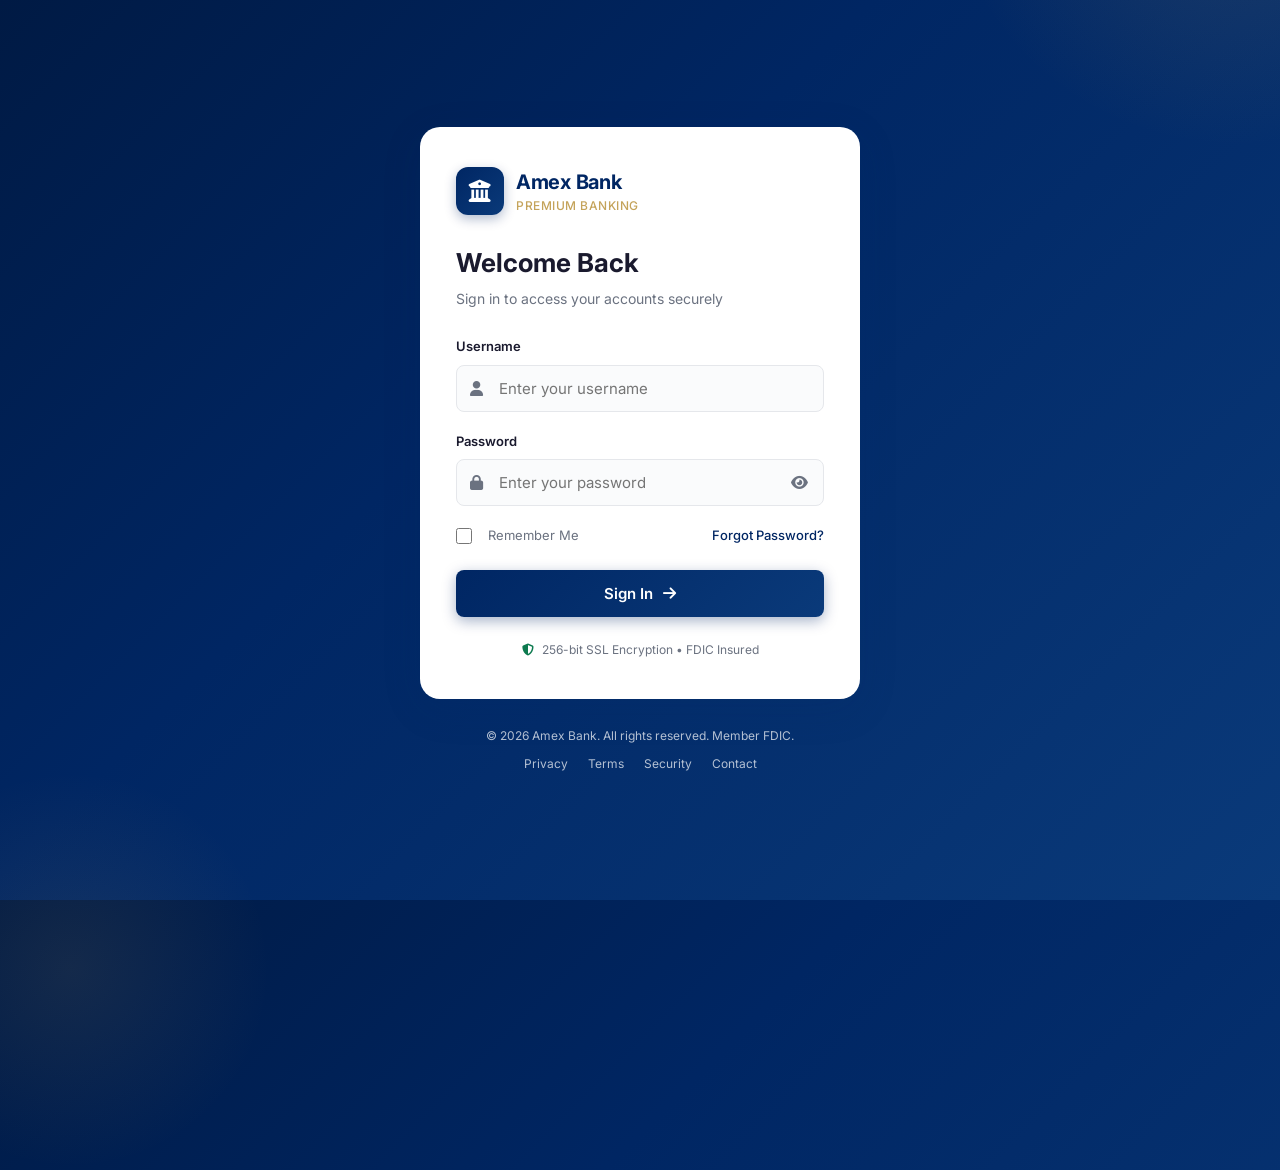
<file: index.html>
<!DOCTYPE html>
<html lang="en">
<head>
  <meta charset="UTF-8">
  <meta name="viewport" content="width=device-width, initial-scale=1.0">
  <title>Amex Bank | Secure Login</title>
  <link rel="stylesheet" href="styles.css">
  <link rel="preconnect" href="https://fonts.googleapis.com">
  <link rel="preconnect" href="https://fonts.gstatic.com" crossorigin>
  <link href="https://fonts.googleapis.com/css2?family=Inter:wght@300;400;500;600;700&display=swap" rel="stylesheet">
  <link rel="stylesheet" href="https://cdnjs.cloudflare.com/ajax/libs/font-awesome/6.5.1/css/all.min.css">
</head>
<body class="login-page">
  <div class="login-container">
    <div class="login-card">
      <div class="login-header">
        <div class="logo">
          <div class="logo-icon">
            <i class="fas fa-university"></i>
          </div>
          <div class="logo-text">
            <span class="bank-name">Amex Bank</span>
            <span class="bank-tagline">Premium Banking</span>
          </div>
        </div>
      </div>

      <h1 class="login-title">Welcome Back</h1>
      <p class="login-subtitle">Sign in to access your accounts securely</p>

      <form id="loginForm" class="login-form">
        <div class="form-group">
          <label for="username">Username</label>
          <div class="input-wrapper">
            <i class="fas fa-user input-icon"></i>
            <input type="text" id="username" name="username" placeholder="Enter your username" required autocomplete="username">
          </div>
        </div>

        <div class="form-group">
          <label for="password">Password</label>
          <div class="input-wrapper">
            <i class="fas fa-lock input-icon"></i>
            <input type="password" id="password" name="password" placeholder="Enter your password" required autocomplete="current-password">
            <button type="button" class="toggle-password" id="togglePassword" aria-label="Show password">
              <i class="fas fa-eye"></i>
            </button>
          </div>
        </div>

        <div class="form-options">
          <label class="checkbox-label">
            <input type="checkbox" id="rememberMe" name="remember">
            <span class="checkmark"></span>
            Remember Me
          </label>
          <a href="#" class="forgot-link" id="forgotPassword">Forgot Password?</a>
        </div>

        <button type="submit" class="login-btn" id="loginBtn">
          <span class="btn-text">Sign In</span>
          <i class="fas fa-arrow-right"></i>
        </button>
      </form>

      <div class="security-badge">
        <i class="fas fa-shield-alt"></i>
        <span>256-bit SSL Encryption • FDIC Insured</span>
      </div>

      <div id="loginError" class="error-message" style="display: none;">
        <i class="fas fa-exclamation-circle"></i>
        <span>Invalid username or password. Please try again.</span>
      </div>
    </div>

    <div class="login-footer">
      <p>&copy; 2026 Amex Bank. All rights reserved. Member FDIC.</p>
      <div class="footer-links">
        <a href="#">Privacy</a>
        <a href="#">Terms</a>
        <a href="#">Security</a>
        <a href="#">Contact</a>
      </div>
    </div>
  </div>

  <script src="script.js"></script>
</body>
</html>
</file>
<file: styles.css>
/* ========================================
   Amex Bank — Premium Banking Styles
   ======================================== */

:root {
  --primary: #002663;
  --primary-dark: #001a44;
  --primary-light: #0a3a7a;
  --accent: #c4a35a;
  --accent-light: #d4b76a;
  --accent-dark: #a88b3d;
  --success: #0d7a4f;
  --danger: #b91c1c;
  --warning: #b45309;
  --bg: #f5f7fa;
  --bg-card: #ffffff;
  --text: #1a1a2e;
  --text-muted: #6b7280;
  --border: #e5e7eb;
  --shadow: 0 4px 20px rgba(0, 38, 99, 0.08);
  --shadow-lg: 0 10px 40px rgba(0, 38, 99, 0.12);
  --radius: 12px;
  --radius-sm: 8px;
  --transition: all 0.25s ease;
  --sidebar-width: 260px;
}

* {
  margin: 0;
  padding: 0;
  box-sizing: border-box;
}

body {
  font-family: 'Inter', -apple-system, BlinkMacSystemFont, 'Segoe UI', Roboto, sans-serif;
  background: var(--bg);
  color: var(--text);
  line-height: 1.5;
  -webkit-font-smoothing: antialiased;
}

a {
  text-decoration: none;
  color: inherit;
}

button {
  font-family: inherit;
  cursor: pointer;
  border: none;
  outline: none;
}

input, select {
  font-family: inherit;
}

/* ========== LOGIN PAGE ========== */
.login-page {
  min-height: 100vh;
  display: flex;
  align-items: center;
  justify-content: center;
  background: linear-gradient(135deg, #001a44 0%, #002663 40%, #0a3a7a 100%);
  padding: 20px;
  position: relative;
  overflow: hidden;
}

.login-page::before {
  content: '';
  position: absolute;
  top: -50%;
  right: -20%;
  width: 600px;
  height: 600px;
  background: radial-gradient(circle, rgba(196, 163, 90, 0.15) 0%, transparent 70%);
  border-radius: 50%;
}

.login-page::after {
  content: '';
  position: absolute;
  bottom: -30%;
  left: -10%;
  width: 400px;
  height: 400px;
  background: radial-gradient(circle, rgba(196, 163, 90, 0.1) 0%, transparent 70%);
  border-radius: 50%;
}

.login-container {
  width: 100%;
  max-width: 440px;
  position: relative;
  z-index: 1;
}

.login-card {
  background: var(--bg-card);
  border-radius: 20px;
  padding: 40px 36px;
  box-shadow: var(--shadow-lg);
  animation: fadeInUp 0.5s ease;
}

@keyframes fadeInUp {
  from {
    opacity: 0;
    transform: translateY(20px);
  }
  to {
    opacity: 1;
    transform: translateY(0);
  }
}

.login-header {
  margin-bottom: 28px;
}

.logo {
  display: flex;
  align-items: center;
  gap: 12px;
}

.logo-icon {
  width: 48px;
  height: 48px;
  background: linear-gradient(135deg, var(--primary) 0%, var(--primary-light) 100%);
  border-radius: 12px;
  display: flex;
  align-items: center;
  justify-content: center;
  color: white;
  font-size: 22px;
  box-shadow: 0 4px 12px rgba(0, 38, 99, 0.3);
}

.logo-text {
  display: flex;
  flex-direction: column;
}

.bank-name {
  font-size: 20px;
  font-weight: 700;
  color: var(--primary);
  letter-spacing: -0.3px;
}

.bank-tagline {
  font-size: 12px;
  color: var(--accent);
  font-weight: 500;
  letter-spacing: 0.5px;
  text-transform: uppercase;
}

.login-title {
  font-size: 26px;
  font-weight: 700;
  color: var(--text);
  margin-bottom: 6px;
}

.login-subtitle {
  font-size: 14px;
  color: var(--text-muted);
  margin-bottom: 28px;
}

.form-group {
  margin-bottom: 20px;
}

.form-group label {
  display: block;
  font-size: 13px;
  font-weight: 600;
  color: var(--text);
  margin-bottom: 8px;
}

.input-wrapper {
  position: relative;
  display: flex;
  align-items: center;
}

.input-icon {
  position: absolute;
  left: 14px;
  color: var(--text-muted);
  font-size: 15px;
  pointer-events: none;
}

.input-wrapper input {
  width: 100%;
  padding: 13px 44px 13px 42px;
  border: 1.5px solid var(--border);
  border-radius: var(--radius-sm);
  font-size: 15px;
  color: var(--text);
  background: #fafbfc;
  transition: var(--transition);
}

.input-wrapper input:focus {
  outline: none;
  border-color: var(--primary);
  background: white;
  box-shadow: 0 0 0 3px rgba(0, 38, 99, 0.1);
}

.toggle-password {
  position: absolute;
  right: 12px;
  background: none;
  color: var(--text-muted);
  font-size: 15px;
  padding: 4px;
  transition: var(--transition);
}

.toggle-password:hover {
  color: var(--primary);
}

.form-options {
  display: flex;
  align-items: center;
  justify-content: space-between;
  margin-bottom: 24px;
  font-size: 13px;
}

.checkbox-label {
  display: flex;
  align-items: center;
  gap: 8px;
  cursor: pointer;
  color: var(--text-muted);
  user-select: none;
}

.checkbox-label input {
  width: 16px;
  height: 16px;
  accent-color: var(--primary);
  cursor: pointer;
}

.forgot-link {
  color: var(--primary);
  font-weight: 500;
  transition: var(--transition);
}

.forgot-link:hover {
  color: var(--accent);
}

.login-btn {
  width: 100%;
  padding: 14px 24px;
  background: linear-gradient(135deg, var(--primary) 0%, var(--primary-light) 100%);
  color: white;
  border-radius: var(--radius-sm);
  font-size: 15px;
  font-weight: 600;
  display: flex;
  align-items: center;
  justify-content: center;
  gap: 10px;
  transition: var(--transition);
  box-shadow: 0 4px 14px rgba(0, 38, 99, 0.35);
}

.login-btn:hover {
  transform: translateY(-1px);
  box-shadow: 0 6px 20px rgba(0, 38, 99, 0.4);
  background: linear-gradient(135deg, var(--primary-dark) 0%, var(--primary) 100%);
}

.login-btn:active {
  transform: translateY(0);
}

.login-btn.loading {
  pointer-events: none;
  opacity: 0.85;
}

.security-badge {
  display: flex;
  align-items: center;
  justify-content: center;
  gap: 8px;
  margin-top: 24px;
  font-size: 12px;
  color: var(--text-muted);
}

.security-badge i {
  color: var(--success);
}

.error-message {
  margin-top: 16px;
  padding: 12px 16px;
  background: #fef2f2;
  border: 1px solid #fecaca;
  border-radius: var(--radius-sm);
  color: var(--danger);
  font-size: 13px;
  display: flex;
  align-items: center;
  gap: 8px;
  animation: shake 0.4s ease;
}

@keyframes shake {
  0%, 100% { transform: translateX(0); }
  20%, 60% { transform: translateX(-6px); }
  40%, 80% { transform: translateX(6px); }
}

.login-footer {
  text-align: center;
  margin-top: 28px;
  color: rgba(255, 255, 255, 0.7);
  font-size: 12px;
}

.login-footer p {
  margin-bottom: 10px;
}

.footer-links {
  display: flex;
  justify-content: center;
  gap: 20px;
}

.footer-links a {
  color: rgba(255, 255, 255, 0.7);
  transition: var(--transition);
}

.footer-links a:hover {
  color: var(--accent);
}

/* ========== DASHBOARD ========== */
.dashboard-page {
  display: flex;
  min-height: 100vh;
  background: var(--bg);
}

/* Sidebar */
.sidebar {
  width: var(--sidebar-width);
  background: var(--primary);
  color: white;
  display: flex;
  flex-direction: column;
  position: fixed;
  top: 0;
  left: 0;
  height: 100vh;
  z-index: 1000;
  transition: transform 0.3s ease;
}

.sidebar-header {
  padding: 24px 20px;
  display: flex;
  align-items: center;
  justify-content: space-between;
  border-bottom: 1px solid rgba(255, 255, 255, 0.1);
}

.sidebar .logo-icon {
  width: 40px;
  height: 40px;
  font-size: 18px;
  background: rgba(255, 255, 255, 0.15);
  box-shadow: none;
}

.sidebar .bank-name {
  color: white;
  font-size: 18px;
}

.sidebar .bank-tagline {
  color: var(--accent);
  font-size: 10px;
}

.close-sidebar {
  display: none;
  background: none;
  color: white;
  font-size: 20px;
  padding: 4px;
}

.sidebar-nav {
  flex: 1;
  padding: 20px 12px;
  display: flex;
  flex-direction: column;
  gap: 4px;
  overflow-y: auto;
}

.nav-item {
  display: flex;
  align-items: center;
  gap: 12px;
  padding: 12px 16px;
  border-radius: var(--radius-sm);
  font-size: 14px;
  font-weight: 500;
  color: rgba(255, 255, 255, 0.75);
  transition: var(--transition);
}

.nav-item i {
  width: 20px;
  text-align: center;
  font-size: 16px;
}

.nav-item:hover {
  background: rgba(255, 255, 255, 0.1);
  color: white;
}

.nav-item.active {
  background: rgba(255, 255, 255, 0.15);
  color: white;
  box-shadow: inset 3px 0 0 var(--accent);
}

.sidebar-footer {
  padding: 16px 12px 24px;
  border-top: 1px solid rgba(255, 255, 255, 0.1);
}

.logout-btn {
  width: 100%;
  display: flex;
  align-items: center;
  gap: 12px;
  padding: 12px 16px;
  background: rgba(255, 255, 255, 0.08);
  color: rgba(255, 255, 255, 0.85);
  border-radius: var(--radius-sm);
  font-size: 14px;
  font-weight: 500;
  transition: var(--transition);
}

.logout-btn:hover {
  background: rgba(185, 28, 28, 0.3);
  color: white;
}

/* Main Content */
.main-content {
  flex: 1;
  margin-left: var(--sidebar-width);
  min-height: 100vh;
  display: flex;
  flex-direction: column;
}

.topbar {
  background: var(--bg-card);
  padding: 16px 28px;
  display: flex;
  align-items: center;
  justify-content: space-between;
  border-bottom: 1px solid var(--border);
  position: sticky;
  top: 0;
  z-index: 100;
}

.menu-toggle {
  display: none;
  background: none;
  font-size: 20px;
  color: var(--primary);
  padding: 8px;
}

.topbar-right {
  display: flex;
  align-items: center;
  gap: 14px;
  margin-left: auto;
}

.user-info {
  text-align: right;
}

.greeting {
  font-size: 12px;
  color: var(--text-muted);
  display: block;
}

.user-name {
  font-size: 14px;
  font-weight: 600;
  color: var(--text);
}

.user-avatar {
  width: 40px;
  height: 40px;
  background: linear-gradient(135deg, var(--primary) 0%, var(--primary-light) 100%);
  border-radius: 50%;
  display: flex;
  align-items: center;
  justify-content: center;
  color: white;
  font-size: 16px;
}

.content-wrapper {
  padding: 28px;
  flex: 1;
}

.section {
  display: none;
  animation: fadeIn 0.3s ease;
}

.section.active {
  display: block;
}

@keyframes fadeIn {
  from { opacity: 0; }
  to { opacity: 1; }
}

.section-header {
  margin-bottom: 24px;
}

.section-header h1 {
  font-size: 26px;
  font-weight: 700;
  color: var(--text);
  margin-bottom: 4px;
}

.section-subtitle {
  font-size: 14px;
  color: var(--text-muted);
}

/* Total Balance Card */
.total-balance-card {
  background: linear-gradient(135deg, var(--primary) 0%, var(--primary-light) 100%);
  border-radius: var(--radius);
  padding: 32px;
  color: white;
  margin-bottom: 24px;
  box-shadow: var(--shadow-lg);
  position: relative;
  overflow: hidden;
}

.total-balance-card::before {
  content: '';
  position: absolute;
  top: -40%;
  right: -10%;
  width: 300px;
  height: 300px;
  background: radial-gradient(circle, rgba(196, 163, 90, 0.2) 0%, transparent 70%);
  border-radius: 50%;
}

.balance-label {
  font-size: 14px;
  font-weight: 500;
  opacity: 0.85;
  margin-bottom: 8px;
  letter-spacing: 0.3px;
}

.balance-amount {
  font-size: 42px;
  font-weight: 700;
  letter-spacing: -1px;
  margin-bottom: 16px;
}

.balance-meta {
  display: flex;
  align-items: center;
  gap: 16px;
  flex-wrap: wrap;
}

.last-updated {
  font-size: 13px;
  opacity: 0.7;
}

/* Status Badges */
.status-badge {
  display: inline-flex;
  align-items: center;
  gap: 5px;
  padding: 4px 10px;
  border-radius: 20px;
  font-size: 12px;
  font-weight: 600;
}

.status-badge.hold {
  background: rgba(180, 83, 9, 0.15);
  color: #b45309;
}

.total-balance-card .status-badge.hold {
  background: rgba(255, 255, 255, 0.2);
  color: #fcd34d;
}

.status-badge.completed {
  background: rgba(13, 122, 79, 0.12);
  color: var(--success);
}

.status-badge.pending {
  background: rgba(0, 38, 99, 0.1);
  color: var(--primary);
}

/* Account Cards */
.accounts-grid {
  display: grid;
  grid-template-columns: repeat(auto-fit, minmax(300px, 1fr));
  gap: 20px;
  margin-bottom: 24px;
}

.account-card {
  background: var(--bg-card);
  border-radius: var(--radius);
  padding: 24px;
  box-shadow: var(--shadow);
  border: 1px solid var(--border);
  transition: var(--transition);
  display: flex;
  flex-direction: column;
}

.account-card:hover {
  box-shadow: var(--shadow-lg);
  transform: translateY(-2px);
}

.card-header {
  display: flex;
  align-items: center;
  gap: 12px;
  margin-bottom: 20px;
}

.card-icon {
  width: 44px;
  height: 44px;
  border-radius: 10px;
  display: flex;
  align-items: center;
  justify-content: center;
  font-size: 18px;
  color: white;
}

.account-card.checking .card-icon {
  background: linear-gradient(135deg, #002663, #0a3a7a);
}

.account-card.savings .card-icon {
  background: linear-gradient(135deg, #0d7a4f, #059669);
}

.account-type {
  font-size: 14px;
  font-weight: 600;
  color: var(--text-muted);
}

.account-holder {
  font-size: 13px;
  color: var(--text-muted);
  margin-bottom: 6px;
}

.account-balance {
  font-size: 28px;
  font-weight: 700;
  color: var(--text);
  margin-bottom: 12px;
  letter-spacing: -0.5px;
}

.account-status {
  margin-bottom: 16px;
}

.card-footer {
  margin-top: auto;
  padding-top: 16px;
  border-top: 1px solid var(--border);
}

.view-details-btn {
  background: none;
  color: var(--primary);
  font-size: 13px;
  font-weight: 600;
  display: flex;
  align-items: center;
  gap: 6px;
  transition: var(--transition);
  padding: 0;
}

.view-details-btn:hover {
  color: var(--accent);
  gap: 10px;
}

/* Quick Stats */
.quick-stats {
  display: grid;
  grid-template-columns: repeat(auto-fit, minmax(200px, 1fr));
  gap: 16px;
}

.stat-card {
  background: var(--bg-card);
  border-radius: var(--radius);
  padding: 20px;
  display: flex;
  align-items: center;
  gap: 16px;
  box-shadow: var(--shadow);
  border: 1px solid var(--border);
}

.stat-icon {
  width: 44px;
  height: 44px;
  background: rgba(0, 38, 99, 0.08);
  border-radius: 10px;
  display: flex;
  align-items: center;
  justify-content: center;
  color: var(--primary);
  font-size: 18px;
}

.stat-label {
  display: block;
  font-size: 12px;
  color: var(--text-muted);
  margin-bottom: 2px;
}

.stat-value {
  font-size: 16px;
  font-weight: 600;
  color: var(--text);
}

/* Account Detail Card */
.account-detail-card {
  background: var(--bg-card);
  border-radius: var(--radius);
  padding: 28px;
  box-shadow: var(--shadow);
  border: 1px solid var(--border);
  max-width: 700px;
}

.detail-header {
  display: flex;
  align-items: center;
  gap: 16px;
  margin-bottom: 28px;
  padding-bottom: 20px;
  border-bottom: 1px solid var(--border);
  flex-wrap: wrap;
}

.detail-icon {
  width: 52px;
  height: 52px;
  border-radius: 12px;
  display: flex;
  align-items: center;
  justify-content: center;
  font-size: 22px;
  color: white;
}

.detail-icon.checking {
  background: linear-gradient(135deg, #002663, #0a3a7a);
}

.detail-icon.savings {
  background: linear-gradient(135deg, #0d7a4f, #059669);
}

.detail-header h2 {
  font-size: 20px;
  font-weight: 700;
}

.account-number {
  font-size: 13px;
  color: var(--text-muted);
  margin-top: 2px;
}

.detail-body {
  display: flex;
  flex-direction: column;
  gap: 16px;
  margin-bottom: 28px;
}

.detail-row {
  display: flex;
  justify-content: space-between;
  align-items: flex-start;
  gap: 16px;
}

.detail-label {
  font-size: 14px;
  color: var(--text-muted);
}

.detail-value {
  font-size: 14px;
  font-weight: 500;
  color: var(--text);
  text-align: right;
}

.detail-value.highlight {
  font-size: 18px;
  font-weight: 700;
  color: var(--primary);
}

.detail-actions {
  display: flex;
  gap: 12px;
  flex-wrap: wrap;
}

.btn-primary, .btn-secondary {
  padding: 10px 18px;
  border-radius: var(--radius-sm);
  font-size: 13px;
  font-weight: 600;
  display: inline-flex;
  align-items: center;
  gap: 8px;
  transition: var(--transition);
}

.btn-primary {
  background: var(--primary);
  color: white;
}

.btn-primary:hover {
  background: var(--primary-dark);
}

.btn-secondary {
  background: #f3f4f6;
  color: var(--text);
  border: 1px solid var(--border);
}

.btn-secondary:hover:not(:disabled) {
  background: #e5e7eb;
}

.btn-secondary:disabled {
  opacity: 0.5;
  cursor: not-allowed;
}

.full-width {
  width: 100%;
  justify-content: center;
  margin-top: 12px;
}

/* Transactions */
.transactions-card {
  background: var(--bg-card);
  border-radius: var(--radius);
  padding: 24px;
  box-shadow: var(--shadow);
  border: 1px solid var(--border);
}

.transactions-toolbar {
  display: flex;
  gap: 12px;
  margin-bottom: 20px;
  flex-wrap: wrap;
}

.search-box {
  flex: 1;
  min-width: 200px;
  position: relative;
}

.search-box i {
  position: absolute;
  left: 14px;
  top: 50%;
  transform: translateY(-50%);
  color: var(--text-muted);
  font-size: 14px;
}

.search-box input {
  width: 100%;
  padding: 10px 14px 10px 40px;
  border: 1.5px solid var(--border);
  border-radius: var(--radius-sm);
  font-size: 14px;
  background: #fafbfc;
  transition: var(--transition);
}

.search-box input:focus {
  outline: none;
  border-color: var(--primary);
  background: white;
}

.filter-select, .pref-select {
  padding: 10px 14px;
  border: 1.5px solid var(--border);
  border-radius: var(--radius-sm);
  font-size: 14px;
  background: #fafbfc;
  color: var(--text);
  cursor: pointer;
}

.filter-select:focus, .pref-select:focus {
  outline: none;
  border-color: var(--primary);
}

.table-responsive {
  overflow-x: auto;
}

.transactions-table {
  width: 100%;
  border-collapse: collapse;
  font-size: 14px;
}

.transactions-table th {
  text-align: left;
  padding: 12px 16px;
  font-weight: 600;
  color: var(--text-muted);
  font-size: 12px;
  text-transform: uppercase;
  letter-spacing: 0.4px;
  border-bottom: 2px solid var(--border);
  white-space: nowrap;
}

.transactions-table td {
  padding: 14px 16px;
  border-bottom: 1px solid var(--border);
  white-space: nowrap;
}

.transactions-table tbody tr {
  transition: var(--transition);
}

.transactions-table tbody tr:hover {
  background: #f8fafc;
}

.type-badge {
  display: inline-block;
  padding: 3px 8px;
  border-radius: 4px;
  font-size: 11px;
  font-weight: 600;
  text-transform: uppercase;
}

.type-badge.credit {
  background: rgba(13, 122, 79, 0.1);
  color: var(--success);
}

.type-badge.debit {
  background: rgba(185, 28, 28, 0.1);
  color: var(--danger);
}

.amount.credit {
  color: var(--success);
  font-weight: 600;
}

.amount.debit {
  color: var(--danger);
  font-weight: 600;
}

/* Settings */
.settings-grid {
  display: grid;
  grid-template-columns: repeat(auto-fit, minmax(280px, 1fr));
  gap: 20px;
}

.settings-card {
  background: var(--bg-card);
  border-radius: var(--radius);
  padding: 24px;
  box-shadow: var(--shadow);
  border: 1px solid var(--border);
}

.settings-card h3 {
  font-size: 16px;
  font-weight: 600;
  margin-bottom: 20px;
  display: flex;
  align-items: center;
  gap: 10px;
  color: var(--primary);
}

.setting-item {
  display: flex;
  align-items: center;
  justify-content: space-between;
  padding: 12px 0;
  border-bottom: 1px solid var(--border);
  font-size: 14px;
}

.setting-item:last-of-type {
  border-bottom: none;
  margin-bottom: 8px;
}

/* Toggle Switch */
.switch {
  position: relative;
  display: inline-block;
  width: 44px;
  height: 24px;
}

.switch input {
  opacity: 0;
  width: 0;
  height: 0;
}

.slider {
  position: absolute;
  cursor: pointer;
  top: 0;
  left: 0;
  right: 0;
  bottom: 0;
  background-color: #d1d5db;
  transition: 0.3s;
  border-radius: 24px;
}

.slider:before {
  position: absolute;
  content: "";
  height: 18px;
  width: 18px;
  left: 3px;
  bottom: 3px;
  background-color: white;
  transition: 0.3s;
  border-radius: 50%;
  box-shadow: 0 1px 3px rgba(0,0,0,0.2);
}

.switch input:checked + .slider {
  background-color: var(--primary);
}

.switch input:checked + .slider:before {
  transform: translateX(20px);
}

/* Profile */
.profile-card {
  background: var(--bg-card);
  border-radius: var(--radius);
  padding: 28px;
  box-shadow: var(--shadow);
  border: 1px solid var(--border);
  max-width: 600px;
}

.profile-header {
  display: flex;
  align-items: center;
  gap: 20px;
  margin-bottom: 28px;
  padding-bottom: 24px;
  border-bottom: 1px solid var(--border);
}

.profile-avatar.large {
  width: 72px;
  height: 72px;
  background: linear-gradient(135deg, var(--primary) 0%, var(--primary-light) 100%);
  border-radius: 50%;
  display: flex;
  align-items: center;
  justify-content: center;
  color: white;
  font-size: 28px;
  flex-shrink: 0;
}

.profile-header h2 {
  font-size: 22px;
  font-weight: 700;
}

.profile-email {
  font-size: 14px;
  color: var(--text-muted);
  margin: 2px 0 6px;
}

.member-since {
  font-size: 12px;
  color: var(--accent);
  font-weight: 500;
}

.profile-body {
  display: flex;
  flex-direction: column;
  gap: 16px;
  margin-bottom: 28px;
}

.profile-row {
  display: flex;
  justify-content: space-between;
  gap: 16px;
}

.profile-label {
  font-size: 14px;
  color: var(--text-muted);
}

.profile-value {
  font-size: 14px;
  font-weight: 500;
  text-align: right;
}

.profile-actions {
  display: flex;
  gap: 12px;
  flex-wrap: wrap;
}

/* Overlay for mobile */
.sidebar-overlay {
  display: none;
  position: fixed;
  inset: 0;
  background: rgba(0, 0, 0, 0.5);
  z-index: 999;
}

.sidebar-overlay.active {
  display: block;
}

/* ========== RESPONSIVE ========== */
@media (max-width: 900px) {
  .sidebar {
    transform: translateX(-100%);
  }

  .sidebar.open {
    transform: translateX(0);
  }

  .close-sidebar {
    display: block;
  }

  .main-content {
    margin-left: 0;
  }

  .menu-toggle {
    display: block;
  }

  .balance-amount {
    font-size: 32px;
  }

  .content-wrapper {
    padding: 20px 16px;
  }

  .topbar {
    padding: 14px 16px;
  }
}

@media (max-width: 600px) {
  .login-card {
    padding: 28px 22px;
  }

  .balance-amount {
    font-size: 28px;
  }

  .total-balance-card {
    padding: 24px 20px;
  }

  .accounts-grid {
    grid-template-columns: 1fr;
  }

  .detail-row, .profile-row {
    flex-direction: column;
    gap: 4px;
  }

  .detail-value, .profile-value {
    text-align: left;
  }

  .transactions-table th,
  .transactions-table td {
    padding: 10px 12px;
    font-size: 13px;
  }

  .user-info .greeting {
    display: none;
  }
}

/* Dark mode support (optional) */
body.dark-mode {
  --bg: #0f1419;
  --bg-card: #1a2332;
  --text: #e8eaed;
  --text-muted: #9aa0a6;
  --border: #2d3748;
  --shadow: 0 4px 20px rgba(0, 0, 0, 0.3);
  --shadow-lg: 0 10px 40px rgba(0, 0, 0, 0.4);
}

body.dark-mode .input-wrapper input,
body.dark-mode .search-box input,
body.dark-mode .filter-select,
body.dark-mode .pref-select {
  background: #0f1419;
  color: var(--text);
  border-color: var(--border);
}

body.dark-mode .btn-secondary {
  background: #2d3748;
  color: var(--text);
  border-color: var(--border);
}

body.dark-mode .transactions-table tbody tr:hover {
  background: #1e2a3a;
}
</file>
